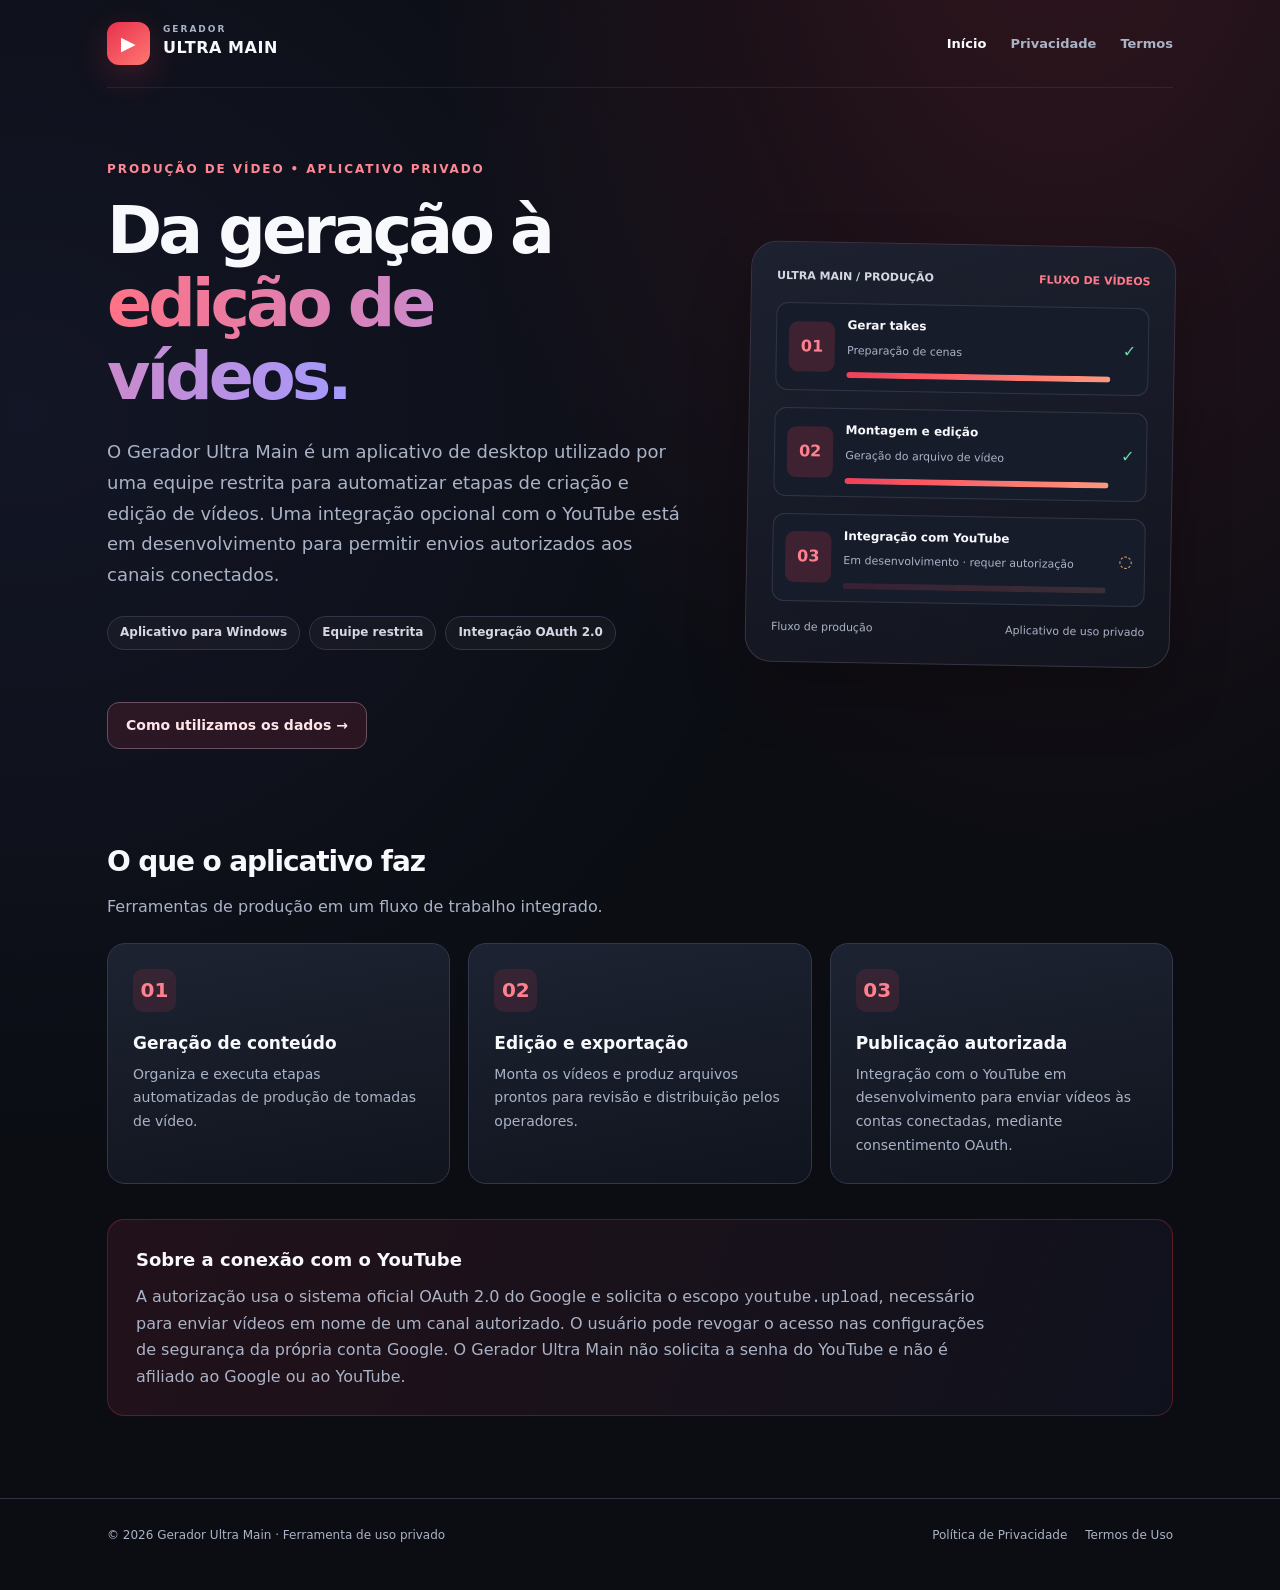
<file: index.html>
<!doctype html>
<html lang="pt-BR"><head><meta charset="utf-8"><meta name="viewport" content="width=device-width,initial-scale=1"><meta name="theme-color" content="#0b0d13"><meta name="description" content="Gerador Ultra Main: aplicativo privado de desktop para criar e editar vídeos, com integração autorizada ao YouTube em desenvolvimento."><title>Gerador Ultra Main — Aplicativo de produção de vídeos</title><link rel="stylesheet" href="styles.css"></head>
<body><header class="wrap"><nav class="nav" aria-label="Navegação principal"><a class="brand" href="./"><span class="brand-icon" aria-hidden="true">▶</span><span><span class="brand-small">GERADOR</span>ULTRA MAIN</span></a><div class="navlinks"><a href="./" aria-current="page">Início</a><a href="privacidade.html">Privacidade</a><a href="termos.html">Termos</a></div></nav></header>
<main class="wrap main"><section class="hero"><div><div class="eyebrow">Produção de vídeo • Aplicativo privado</div><h1>Da geração à <span>edição de vídeos.</span></h1><p class="lead">O Gerador Ultra Main é um aplicativo de desktop utilizado por uma equipe restrita para automatizar etapas de criação e edição de vídeos. Uma integração opcional com o YouTube está em desenvolvimento para permitir envios autorizados aos canais conectados.</p><div class="pills"><span class="pill">Aplicativo para Windows</span><span class="pill">Equipe restrita</span><span class="pill">Integração OAuth 2.0</span></div><a class="buttonlink" href="privacidade.html">Como utilizamos os dados →</a></div><div class="hero-visual" aria-hidden="true"><div class="screenhead"><span>ULTRA MAIN / PRODUÇÃO</span><b>FLUXO DE VÍDEOS</b></div><div class="track"><div class="trackicon">01</div><div class="trackmain"><strong>Gerar takes</strong><small>Preparação de cenas</small><div class="progress"></div></div><span class="ok">✓</span></div><div class="track"><div class="trackicon">02</div><div class="trackmain"><strong>Montagem e edição</strong><small>Geração do arquivo de vídeo</small><div class="progress"></div></div><span class="ok">✓</span></div><div class="track"><div class="trackicon">03</div><div class="trackmain"><strong>Integração com YouTube</strong><small>Em desenvolvimento · requer autorização</small><div class="progress" style="opacity:.15"></div></div><span style="color:#ffb66b">◌</span></div><div class="screenfoot"><span>Fluxo de produção</span><span>Aplicativo de uso privado</span></div></div></section>
<section aria-labelledby="funcionalidades"><h2 class="section-title" id="funcionalidades">O que o aplicativo faz</h2><p class="section-desc">Ferramentas de produção em um fluxo de trabalho integrado.</p><div class="cards"><article class="card"><div class="cardnumber">01</div><h3>Geração de conteúdo</h3><p>Organiza e executa etapas automatizadas de produção de tomadas de vídeo.</p></article><article class="card"><div class="cardnumber">02</div><h3>Edição e exportação</h3><p>Monta os vídeos e produz arquivos prontos para revisão e distribuição pelos operadores.</p></article><article class="card"><div class="cardnumber">03</div><h3>Publicação autorizada</h3><p>Integração com o YouTube em desenvolvimento para enviar vídeos às contas conectadas, mediante consentimento OAuth.</p></article></div></section>
<section class="info" aria-labelledby="acesso"><h2 id="acesso">Sobre a conexão com o YouTube</h2><p>A autorização usa o sistema oficial OAuth 2.0 do Google e solicita o escopo <code>youtube.upload</code>, necessário para enviar vídeos em nome de um canal autorizado. O usuário pode revogar o acesso nas configurações de segurança da própria conta Google. O Gerador Ultra Main não solicita a senha do YouTube e não é afiliado ao Google ou ao YouTube.</p></section></main>
<footer class="footer"><div class="wrap foot-inner"><span>© 2026 Gerador Ultra Main · Ferramenta de uso privado</span><div class="foot-links"><a href="privacidade.html">Política de Privacidade</a><a href="termos.html">Termos de Uso</a></div></div></footer></body></html>
</file>
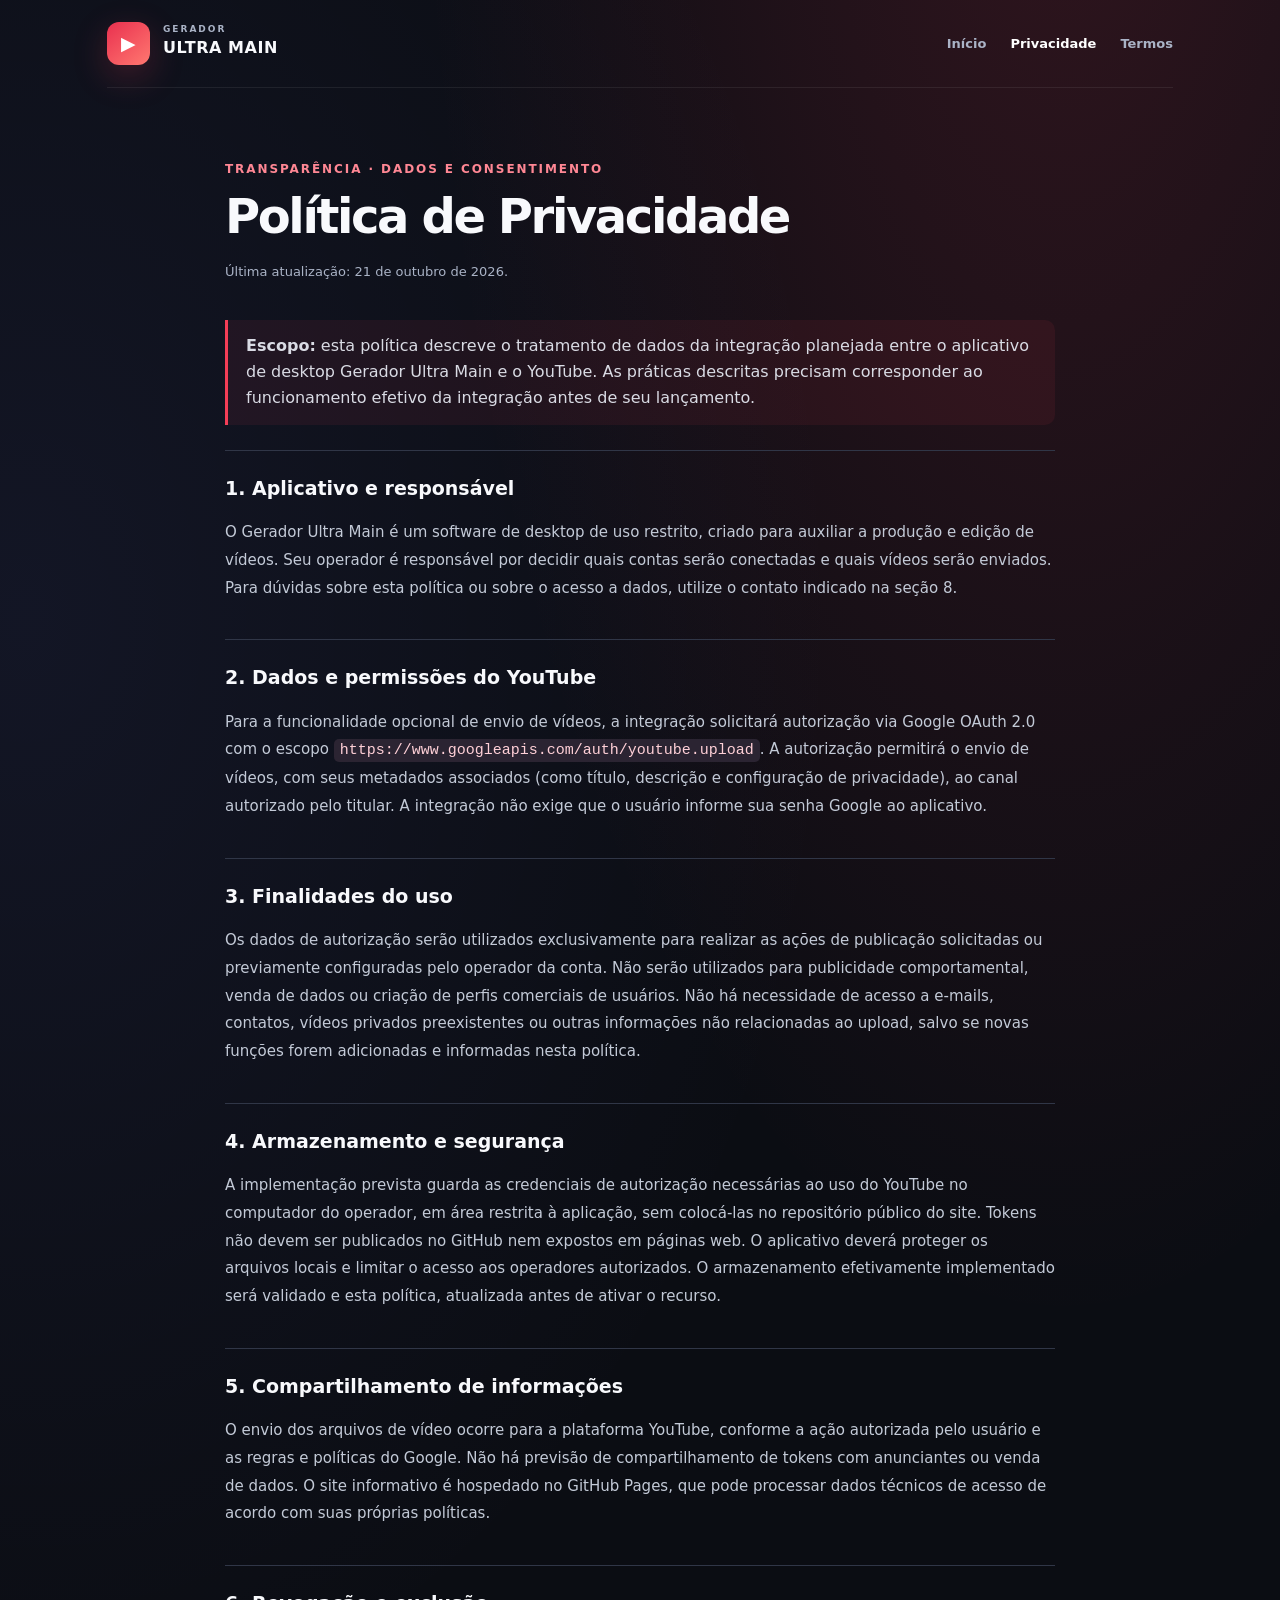
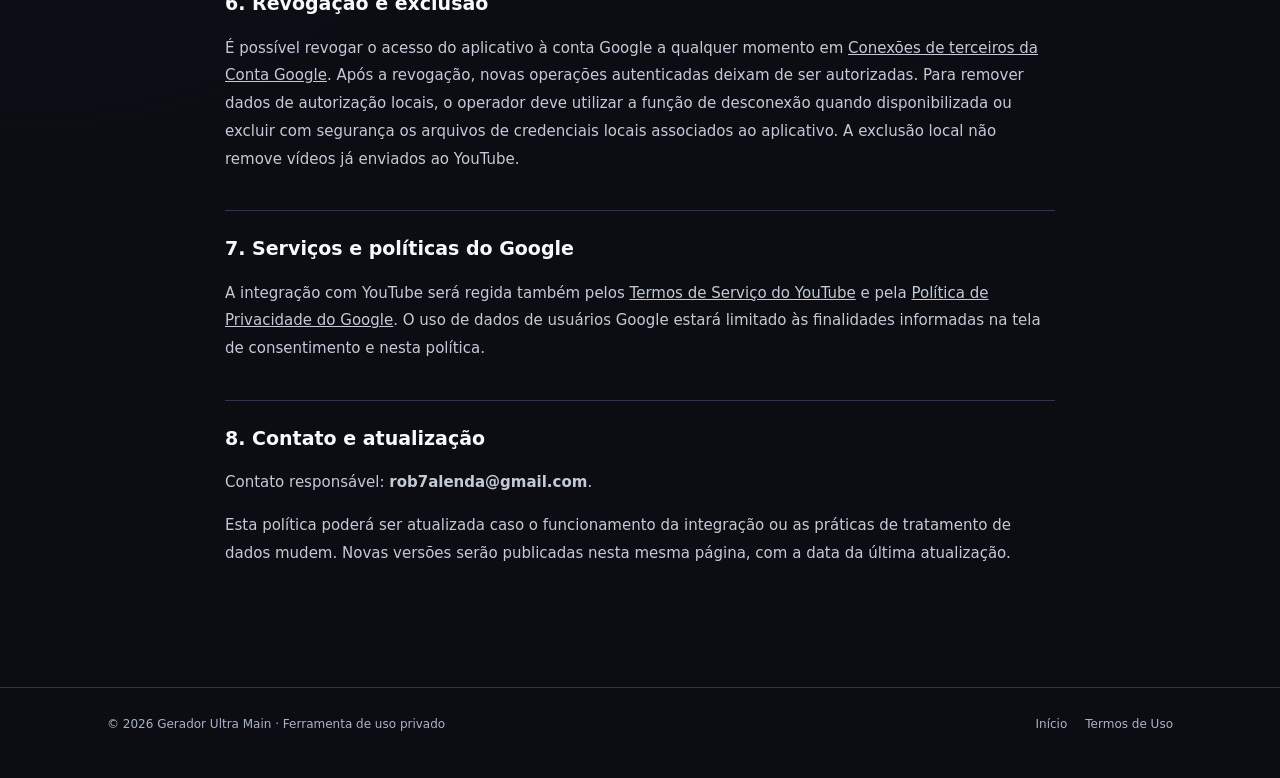
<file: privacidade.html>
<!doctype html>
<html lang="pt-BR"><head><meta charset="utf-8"><meta name="viewport" content="width=device-width,initial-scale=1"><meta name="theme-color" content="#0b0d13"><meta name="description" content="Política de Privacidade do Gerador Ultra Main, incluindo uso da YouTube Data API e autorizações OAuth."><title>Política de Privacidade — Gerador Ultra Main</title><link rel="stylesheet" href="styles.css"></head>
<body><header class="wrap"><nav class="nav" aria-label="Navegação principal"><a class="brand" href="./"><span class="brand-icon" aria-hidden="true">▶</span><span><span class="brand-small">GERADOR</span>ULTRA MAIN</span></a><div class="navlinks"><a href="./">Início</a><a href="privacidade.html" aria-current="page">Privacidade</a><a href="termos.html">Termos</a></div></nav></header>
<main class="wrap main"><article class="doc"><div class="eyebrow">Transparência · Dados e consentimento</div><h1>Política de Privacidade</h1><p class="updated">Última atualização: 21 de outubro de 2026.</p>
<div class="notice"><strong>Escopo:</strong> esta política descreve o tratamento de dados da integração planejada entre o aplicativo de desktop Gerador Ultra Main e o YouTube. As práticas descritas precisam corresponder ao funcionamento efetivo da integração antes de seu lançamento.</div>
<section><h2>1. Aplicativo e responsável</h2><p>O Gerador Ultra Main é um software de desktop de uso restrito, criado para auxiliar a produção e edição de vídeos. Seu operador é responsável por decidir quais contas serão conectadas e quais vídeos serão enviados. Para dúvidas sobre esta política ou sobre o acesso a dados, utilize o contato indicado na seção 8.</p></section>
<section><h2>2. Dados e permissões do YouTube</h2><p>Para a funcionalidade opcional de envio de vídeos, a integração solicitará autorização via Google OAuth 2.0 com o escopo <code>https://www.googleapis.com/auth/youtube.upload</code>. A autorização permitirá o envio de vídeos, com seus metadados associados (como título, descrição e configuração de privacidade), ao canal autorizado pelo titular. A integração não exige que o usuário informe sua senha Google ao aplicativo.</p></section>
<section><h2>3. Finalidades do uso</h2><p>Os dados de autorização serão utilizados exclusivamente para realizar as ações de publicação solicitadas ou previamente configuradas pelo operador da conta. Não serão utilizados para publicidade comportamental, venda de dados ou criação de perfis comerciais de usuários. Não há necessidade de acesso a e-mails, contatos, vídeos privados preexistentes ou outras informações não relacionadas ao upload, salvo se novas funções forem adicionadas e informadas nesta política.</p></section>
<section><h2>4. Armazenamento e segurança</h2><p>A implementação prevista guarda as credenciais de autorização necessárias ao uso do YouTube no computador do operador, em área restrita à aplicação, sem colocá-las no repositório público do site. Tokens não devem ser publicados no GitHub nem expostos em páginas web. O aplicativo deverá proteger os arquivos locais e limitar o acesso aos operadores autorizados. O armazenamento efetivamente implementado será validado e esta política, atualizada antes de ativar o recurso.</p></section>
<section><h2>5. Compartilhamento de informações</h2><p>O envio dos arquivos de vídeo ocorre para a plataforma YouTube, conforme a ação autorizada pelo usuário e as regras e políticas do Google. Não há previsão de compartilhamento de tokens com anunciantes ou venda de dados. O site informativo é hospedado no GitHub Pages, que pode processar dados técnicos de acesso de acordo com suas próprias políticas.</p></section>
<section><h2>6. Revogação e exclusão</h2><p>É possível revogar o acesso do aplicativo à conta Google a qualquer momento em <a href="https://myaccount.google.com/connections" target="_blank" rel="noopener noreferrer">Conexões de terceiros da Conta Google</a>. Após a revogação, novas operações autenticadas deixam de ser autorizadas. Para remover dados de autorização locais, o operador deve utilizar a função de desconexão quando disponibilizada ou excluir com segurança os arquivos de credenciais locais associados ao aplicativo. A exclusão local não remove vídeos já enviados ao YouTube.</p></section>
<section><h2>7. Serviços e políticas do Google</h2><p>A integração com YouTube será regida também pelos <a href="https://www.youtube.com/t/terms" target="_blank" rel="noopener noreferrer">Termos de Serviço do YouTube</a> e pela <a href="https://policies.google.com/privacy" target="_blank" rel="noopener noreferrer">Política de Privacidade do Google</a>. O uso de dados de usuários Google estará limitado às finalidades informadas na tela de consentimento e nesta política.</p></section>
<section><h2>8. Contato e atualização</h2><p class="contact">Contato responsável: <strong>rob7alenda@gmail.com</strong>.</p><p>Esta política poderá ser atualizada caso o funcionamento da integração ou as práticas de tratamento de dados mudem. Novas versões serão publicadas nesta mesma página, com a data da última atualização.</p></section>
</article></main><footer class="footer"><div class="wrap foot-inner"><span>© 2026 Gerador Ultra Main · Ferramenta de uso privado</span><div class="foot-links"><a href="./">Início</a><a href="termos.html">Termos de Uso</a></div></div></footer></body></html>
</file>
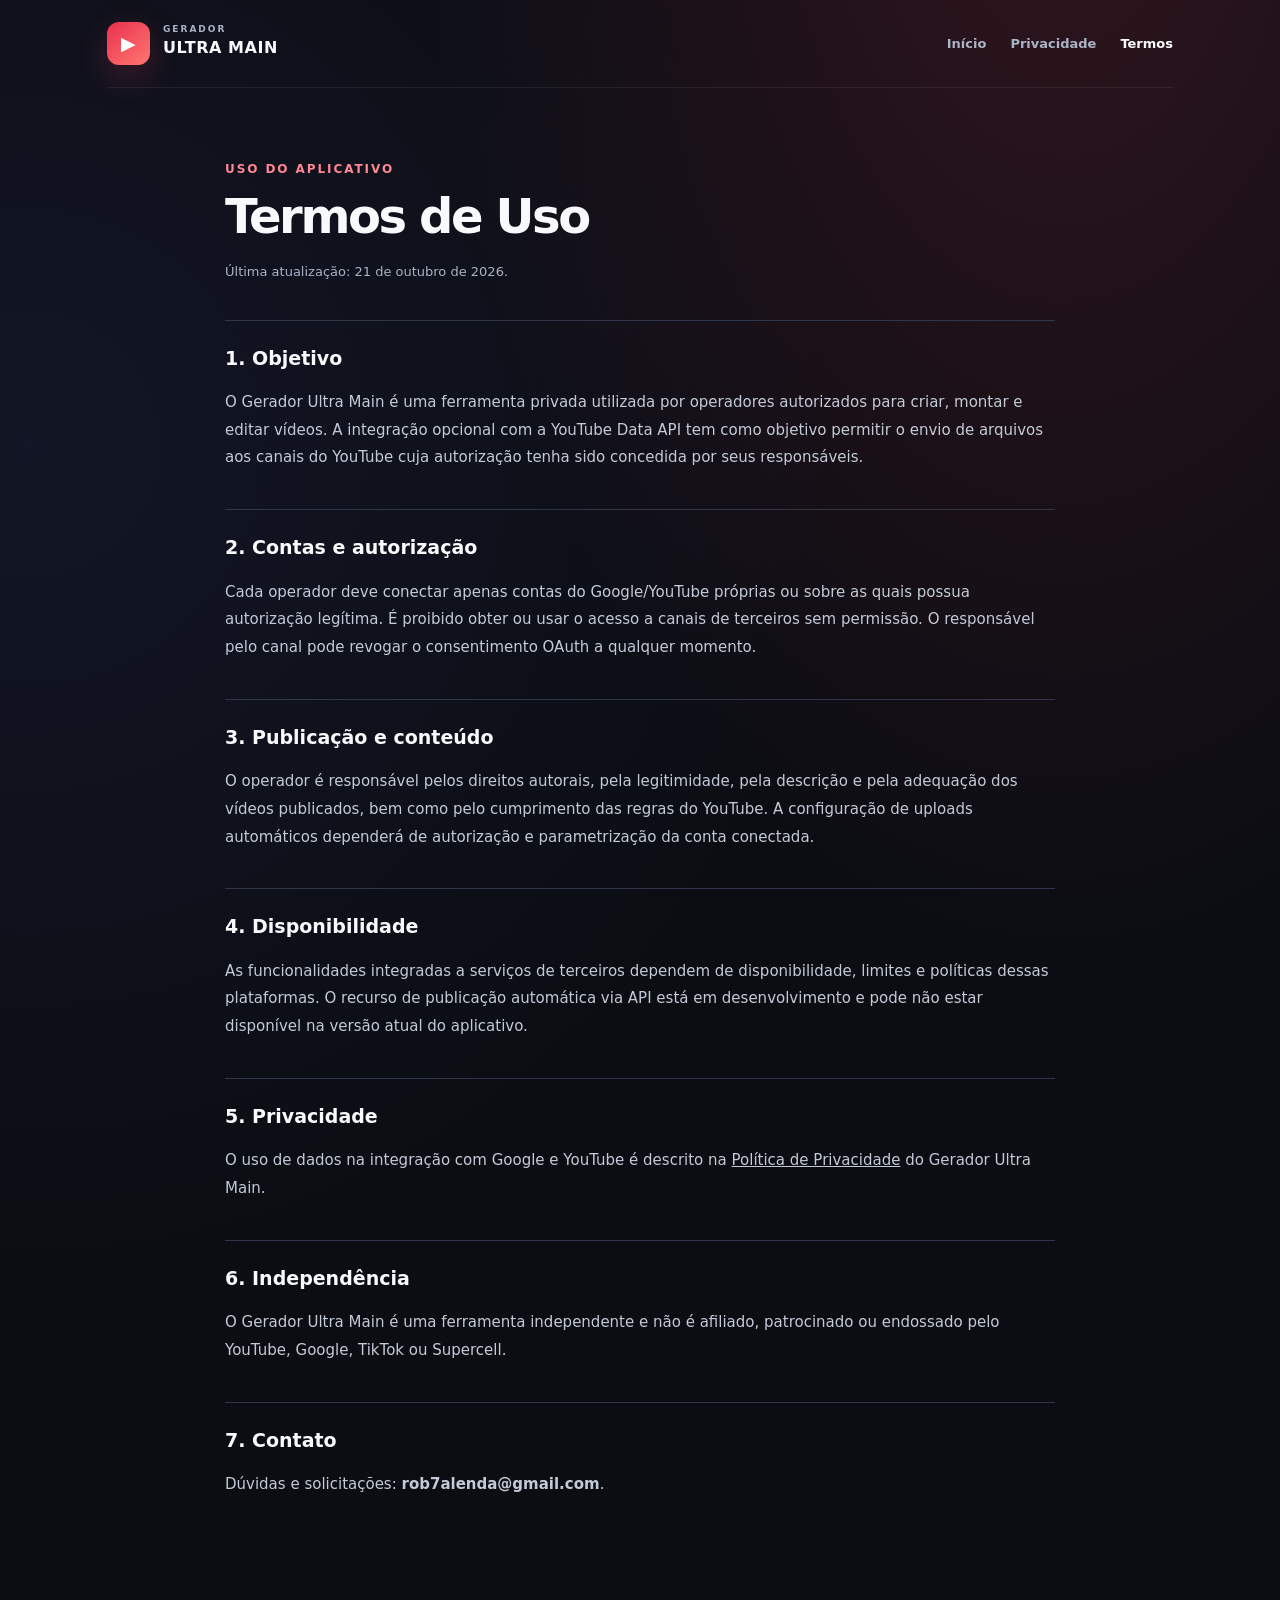
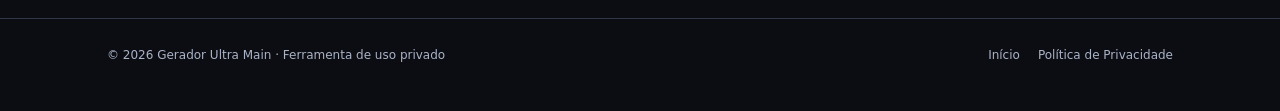
<file: termos.html>
<!doctype html>
<html lang="pt-BR"><head><meta charset="utf-8"><meta name="viewport" content="width=device-width,initial-scale=1"><meta name="theme-color" content="#0b0d13"><meta name="description" content="Termos de Uso do Gerador Ultra Main."><title>Termos de Uso — Gerador Ultra Main</title><link rel="stylesheet" href="styles.css"></head>
<body><header class="wrap"><nav class="nav" aria-label="Navegação principal"><a class="brand" href="./"><span class="brand-icon" aria-hidden="true">▶</span><span><span class="brand-small">GERADOR</span>ULTRA MAIN</span></a><div class="navlinks"><a href="./">Início</a><a href="privacidade.html">Privacidade</a><a href="termos.html" aria-current="page">Termos</a></div></nav></header>
<main class="wrap main"><article class="doc"><div class="eyebrow">Uso do aplicativo</div><h1>Termos de Uso</h1><p class="updated">Última atualização: 21 de outubro de 2026.</p>
<section><h2>1. Objetivo</h2><p>O Gerador Ultra Main é uma ferramenta privada utilizada por operadores autorizados para criar, montar e editar vídeos. A integração opcional com a YouTube Data API tem como objetivo permitir o envio de arquivos aos canais do YouTube cuja autorização tenha sido concedida por seus responsáveis.</p></section>
<section><h2>2. Contas e autorização</h2><p>Cada operador deve conectar apenas contas do Google/YouTube próprias ou sobre as quais possua autorização legítima. É proibido obter ou usar o acesso a canais de terceiros sem permissão. O responsável pelo canal pode revogar o consentimento OAuth a qualquer momento.</p></section>
<section><h2>3. Publicação e conteúdo</h2><p>O operador é responsável pelos direitos autorais, pela legitimidade, pela descrição e pela adequação dos vídeos publicados, bem como pelo cumprimento das regras do YouTube. A configuração de uploads automáticos dependerá de autorização e parametrização da conta conectada.</p></section>
<section><h2>4. Disponibilidade</h2><p>As funcionalidades integradas a serviços de terceiros dependem de disponibilidade, limites e políticas dessas plataformas. O recurso de publicação automática via API está em desenvolvimento e pode não estar disponível na versão atual do aplicativo.</p></section>
<section><h2>5. Privacidade</h2><p>O uso de dados na integração com Google e YouTube é descrito na <a href="privacidade.html">Política de Privacidade</a> do Gerador Ultra Main.</p></section>
<section><h2>6. Independência</h2><p>O Gerador Ultra Main é uma ferramenta independente e não é afiliado, patrocinado ou endossado pelo YouTube, Google, TikTok ou Supercell.</p></section>
<section><h2>7. Contato</h2><p class="contact">Dúvidas e solicitações: <strong>rob7alenda@gmail.com</strong>.</p></section>
</article></main><footer class="footer"><div class="wrap foot-inner"><span>© 2026 Gerador Ultra Main · Ferramenta de uso privado</span><div class="foot-links"><a href="./">Início</a><a href="privacidade.html">Política de Privacidade</a></div></div></footer></body></html>
</file>
<file: styles.css>
:root{color-scheme:dark;--bg:#0b0d13;--surface:#141823;--surface2:#1b2030;--line:#303647;--text:#f8f9fc;--muted:#aab3c6;--red:#f43e57;--red2:#fd6263;--blue:#707dfc}
*{box-sizing:border-box}html{scroll-behavior:smooth}body{margin:0;background:radial-gradient(ellipse at 83% -13%,rgba(243,62,87,.17),transparent 43%),radial-gradient(ellipse at 2% 26%,rgba(112,125,252,.08),transparent 46%),var(--bg);color:var(--text);font:16px/1.65 system-ui,-apple-system,'Segoe UI',Roboto,Arial,sans-serif;min-height:100vh}a{color:inherit}a:hover{color:#fff}.wrap{max-width:1120px;margin:auto;padding:0 27px}.nav{height:88px;display:flex;align-items:center;justify-content:space-between;gap:24px;border-bottom:1px solid rgba(255,255,255,.07)}.brand{display:flex;align-items:center;gap:13px;color:var(--text);text-decoration:none;font-size:16px;font-weight:850;letter-spacing:.035em}.brand-icon{height:43px;width:43px;background:linear-gradient(140deg,#e9304f,#ff7870);box-shadow:0 11px 35px rgba(244,62,87,.23);border-radius:12px;display:grid;place-items:center;color:#fff;font-size:19px}.brand-small{display:block;color:var(--muted);font-size:9px;font-weight:700;letter-spacing:.22em;line-height:1.1}.navlinks{display:flex;gap:24px;flex-wrap:wrap;align-items:center}.navlinks a{text-decoration:none;font-size:13px;font-weight:700;color:var(--muted)}.navlinks a:hover,.navlinks a[aria-current="page"]{color:#fff}.main{padding-top:72px;padding-bottom:82px}.eyebrow{color:#ff8794;letter-spacing:.16em;font-weight:850;font-size:12px;text-transform:uppercase}.hero{display:grid;grid-template-columns:1.15fr .85fr;align-items:center;gap:65px;margin-bottom:90px}.hero h1{font-weight:850;letter-spacing:-.06em;line-height:1.1;font-size:clamp(36px,5.2vw,68px);margin:14px 0 24px}.hero h1 span{background:linear-gradient(90deg,#ff7286,#a49afe);color:transparent;background-clip:text}.lead{max-width:650px;color:var(--muted);font-size:18px;line-height:1.7}.pills{display:flex;gap:9px;flex-wrap:wrap;margin:26px 0}.pill{border:1px solid var(--line);background:rgba(255,255,255,.03);border-radius:100px;color:#d4d8e4;font-weight:650;padding:6px 12px;font-size:12px}.hero-visual{min-height:355px;border:1px solid #393344;border-radius:26px;background:linear-gradient(160deg,rgba(29,34,49,.95),rgba(18,20,30,.96));box-shadow:0 30px 60px rgba(0,0,0,.24);padding:25px;display:flex;flex-direction:column;justify-content:center;gap:17px;transform:rotate(1deg)}.screenhead{display:flex;justify-content:space-between;font-size:11px;color:#d5d8e2;font-weight:800}.screenhead b{color:#ff7889}.track{border-radius:12px;border:1px solid var(--line);background:#171c2b;display:flex;align-items:center;gap:12px;padding:12px}.trackicon{background:rgba(244,62,87,.18);color:#ff8190;padding:12px;border-radius:9px;font-weight:850}.trackmain{min-width:0;flex:1}.trackmain strong{font-size:12px;display:block}.trackmain small{font-size:11px;color:var(--muted)}.progress{height:6px;border-radius:99px;background:#34394b;overflow:hidden;margin-top:10px}.progress:before{content:"";display:block;background:linear-gradient(90deg,var(--red),#ff987d);height:100%;width:100%;border-radius:99px}.screenfoot{display:flex;justify-content:space-between;color:var(--muted);font-size:11px}.ok{color:#70d6ac}.section-title{font-size:28px;letter-spacing:-.04em;margin:0 0 8px}.section-desc{color:var(--muted);margin:0 0 23px}.cards{display:grid;grid-template-columns:repeat(3,1fr);gap:18px}.card{background:linear-gradient(170deg,rgba(30,36,52,.94),rgba(17,21,31,.92));border:1px solid #32384b;border-radius:18px;padding:25px}.cardnumber{background:rgba(244,62,87,.12);color:#ff8190;border-radius:10px;width:43px;height:43px;display:grid;place-items:center;font-size:20px;font-weight:800}.card h3{font-size:17px;line-height:1.4;margin:20px 0 7px}.card p{font-size:14px;line-height:1.7;color:var(--muted);margin:0}.info{margin-top:35px;border:1px solid rgba(244,62,87,.27);background:linear-gradient(110deg,rgba(244,62,87,.1),rgba(112,125,252,.045));border-radius:17px;padding:25px 28px}.info h2{font-size:18px;margin:0 0 9px}.info p{color:var(--muted);margin:0;max-width:850px}.buttonlink{display:inline-flex;align-items:center;gap:9px;border:1px solid #695060;border-radius:12px;background:rgba(244,62,87,.12);text-decoration:none;color:#ffe4e9;font-size:14px;font-weight:800;padding:11px 18px;margin-top:26px}.buttonlink:hover{background:rgba(244,62,87,.2)}.footer{border-top:1px solid var(--line);padding:27px 0 45px;color:var(--muted);font-size:12px}.foot-inner{display:flex;flex-wrap:wrap;justify-content:space-between;gap:20px}.foot-links{display:flex;gap:18px}.foot-links a{text-decoration:none}.doc{max-width:830px;margin:auto}.doc h1{font-size:clamp(30px,4vw,48px);line-height:1.12;letter-spacing:-.05em;margin:10px 0 16px}.doc .updated{color:var(--muted);font-size:13px;margin:0 0 36px}.doc section{border-top:1px solid var(--line);padding:22px 0}.doc h2{font-size:19px;margin:0 0 8px}.doc p,.doc li{color:#c3cad7;font-size:15px;line-height:1.85}.doc ul{padding-left:23px}.doc code{color:#ffd0d7;background:#2b2432;padding:3px 6px;border-radius:5px}.notice{border-left:3px solid var(--red);background:rgba(244,62,87,.07);padding:13px 18px;border-radius:0 10px 10px 0;margin:25px 0;color:#d9dbe4}.contact{overflow-wrap:anywhere}@media(max-width:800px){.nav{height:auto;padding-top:20px;padding-bottom:20px;align-items:flex-start;flex-direction:column;gap:16px}.navlinks{gap:18px}.main{padding-top:45px}.hero{grid-template-columns:1fr;gap:24px;margin-bottom:58px}.hero-visual{min-height:260px;transform:none}.cards{grid-template-columns:1fr}.lead{font-size:16px}}@media(prefers-reduced-motion:reduce){html{scroll-behavior:auto}}
</file>
